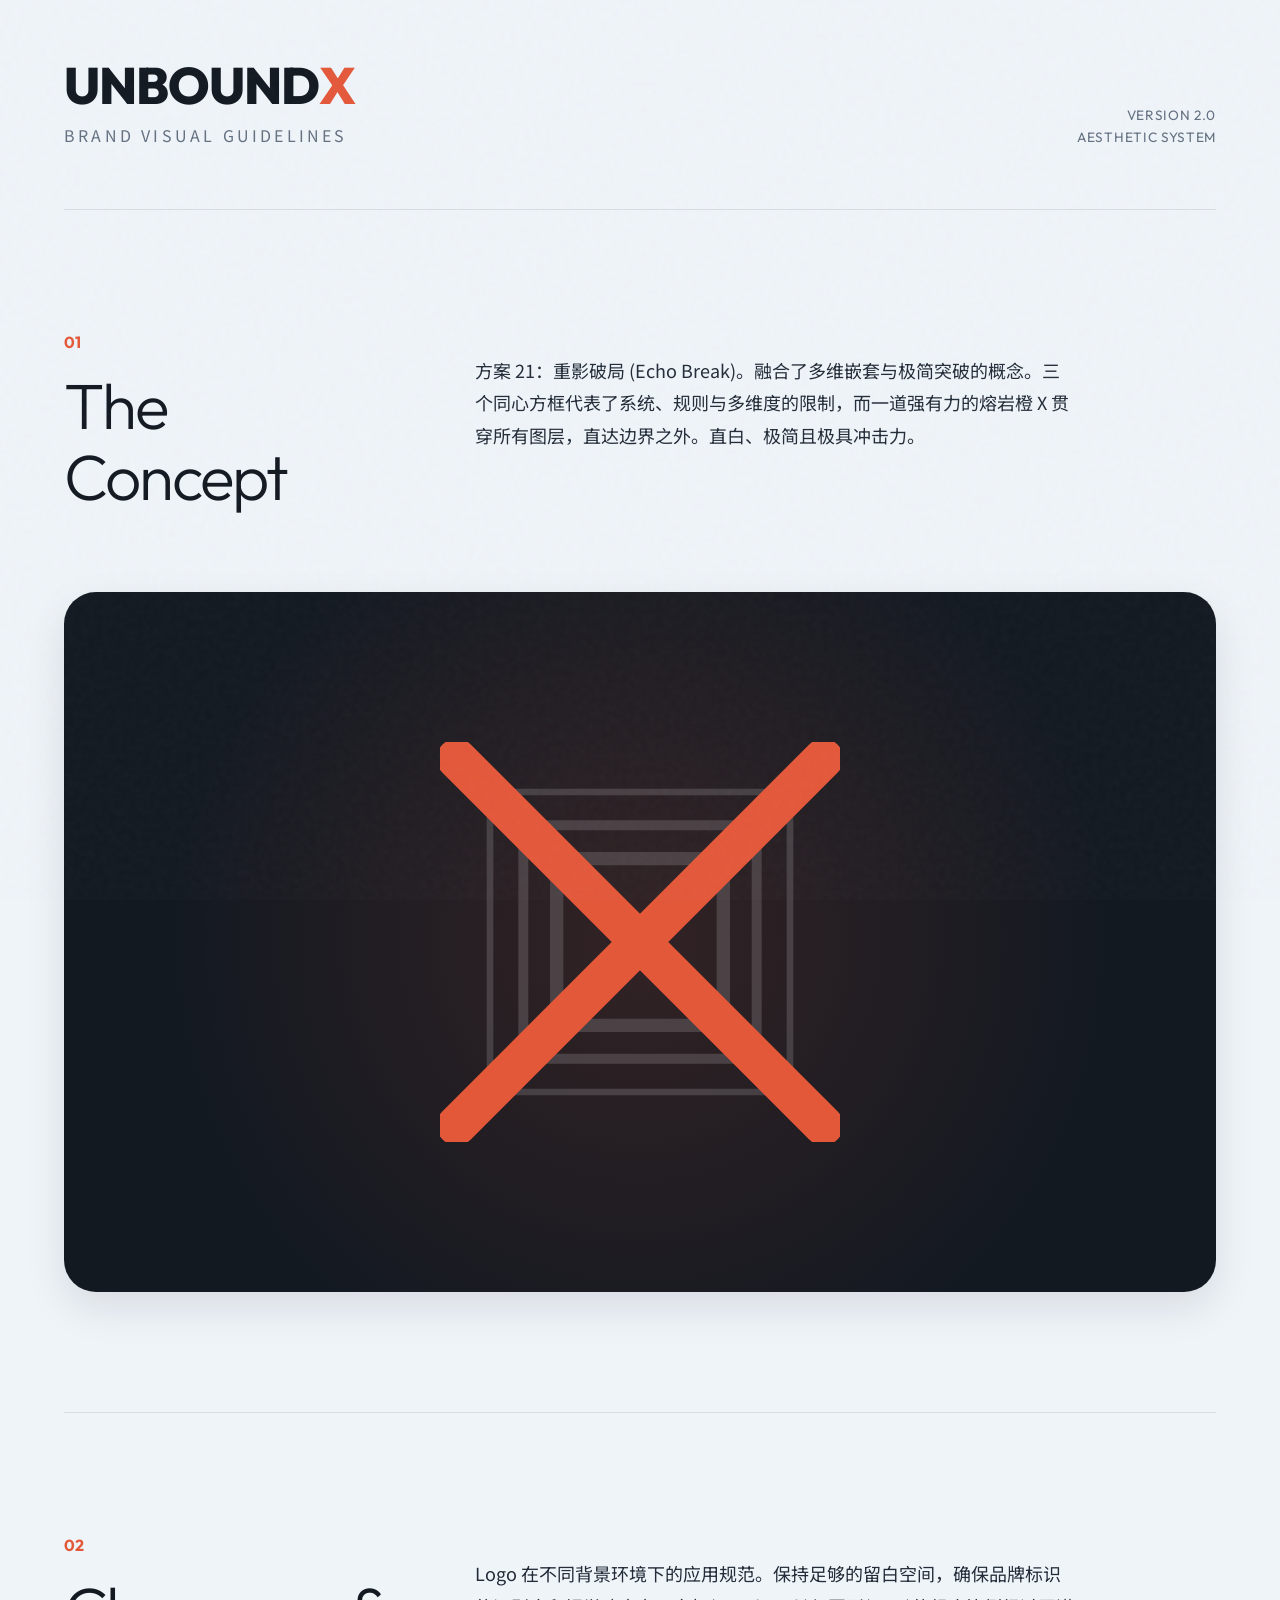
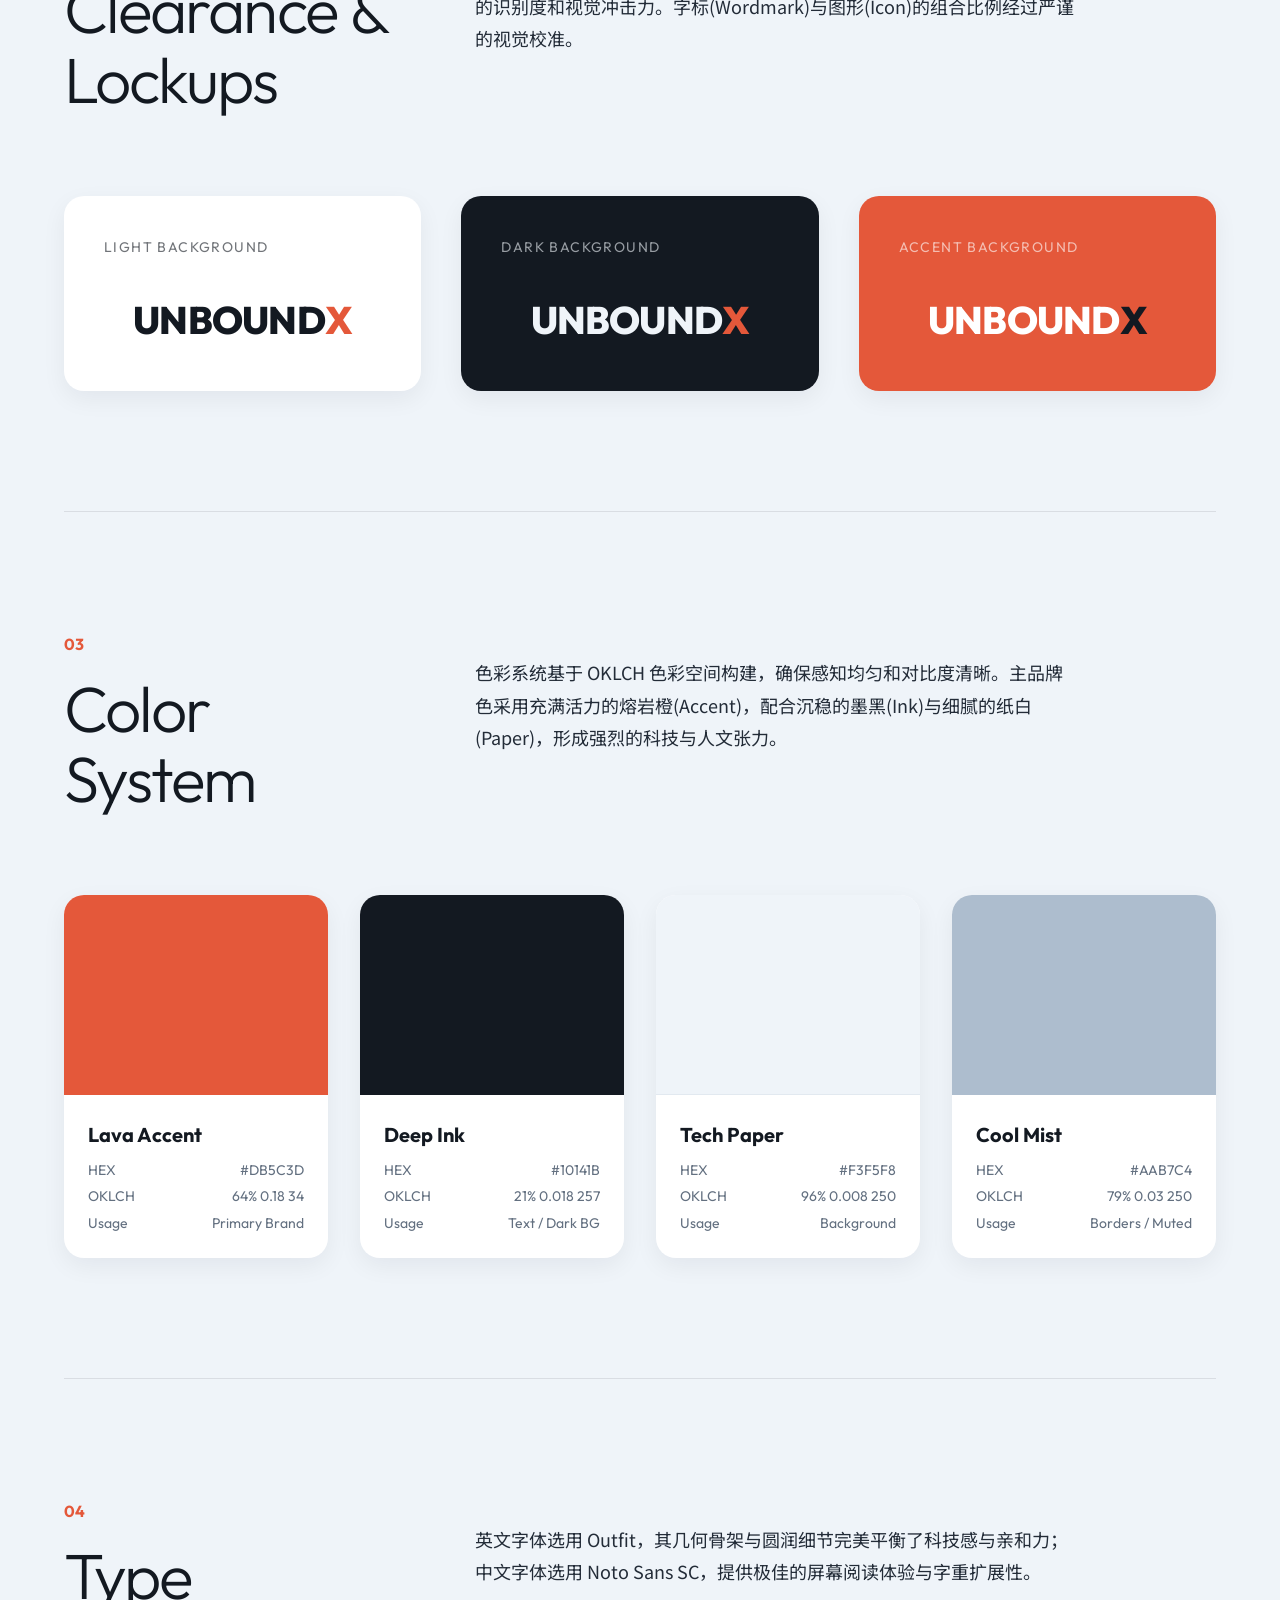
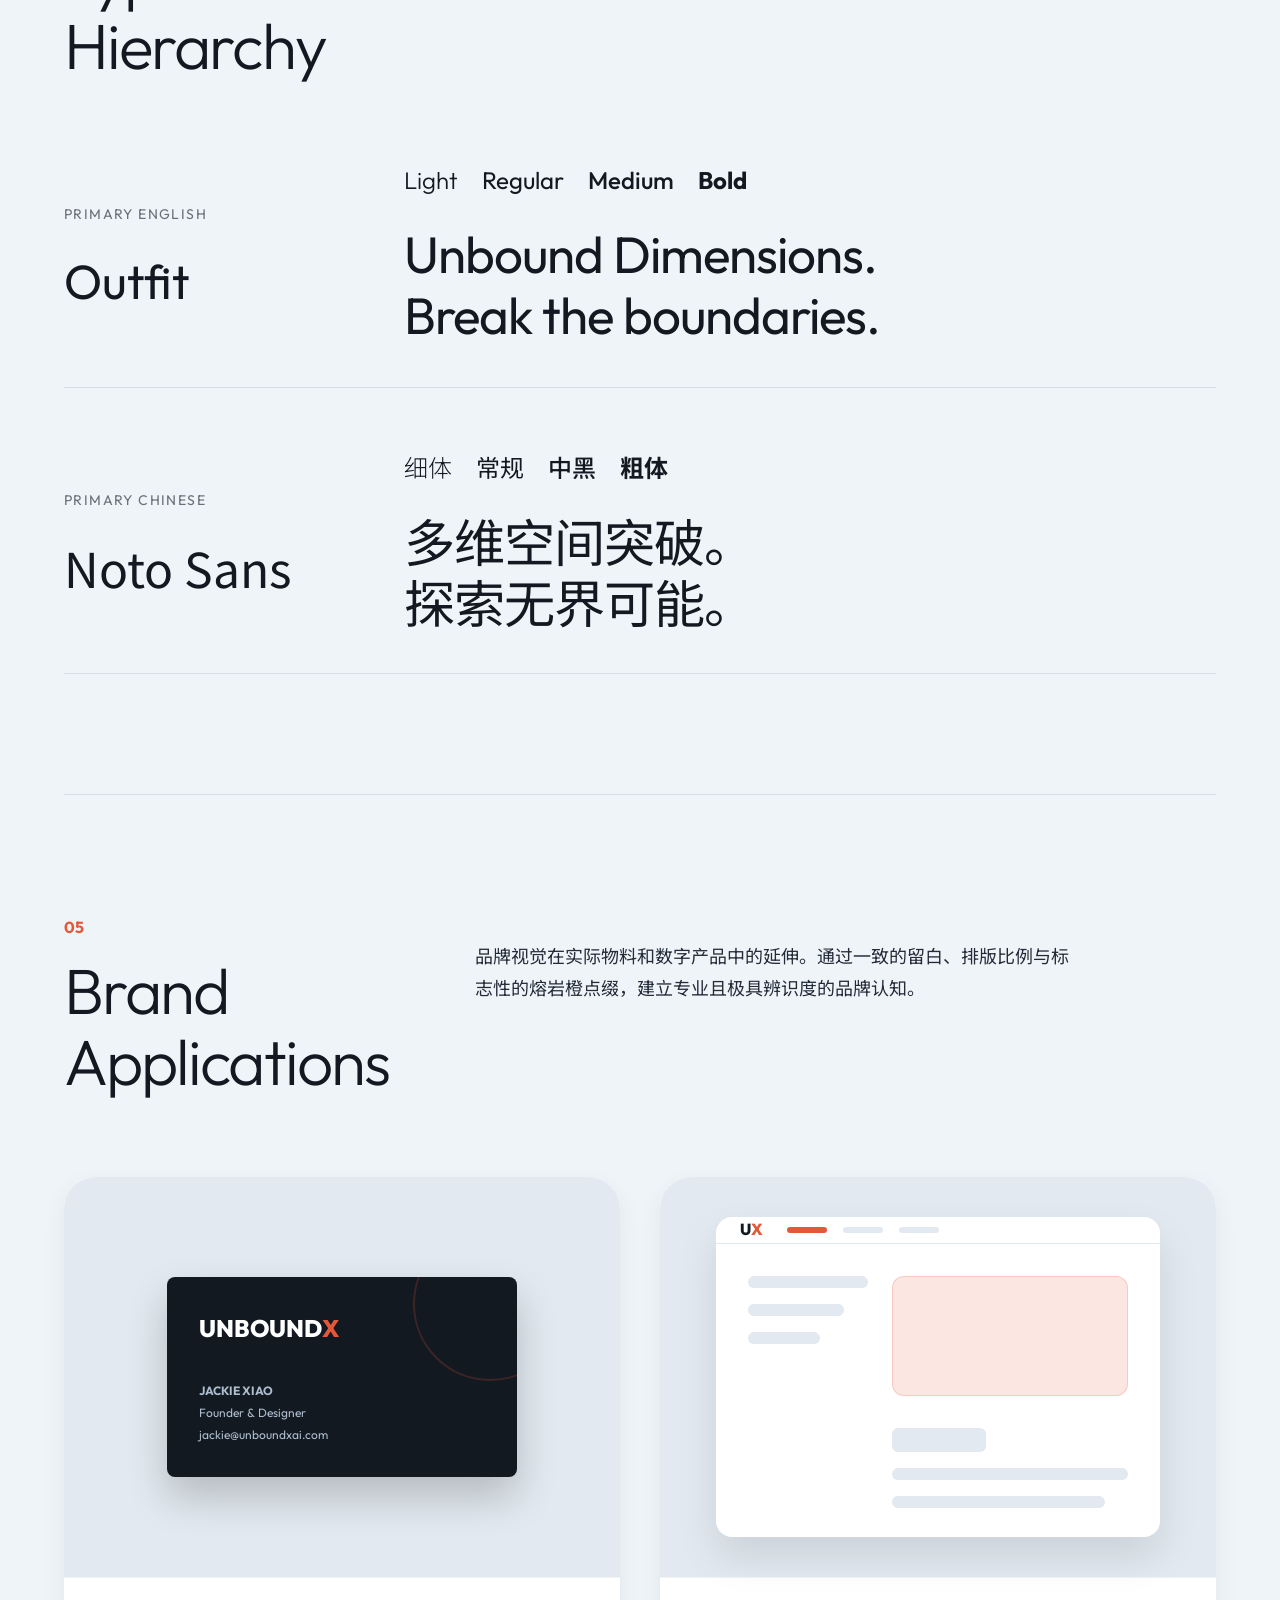
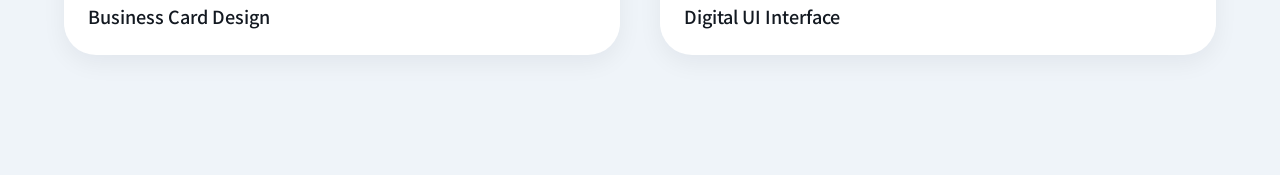
<file: archive/history/unboundx-brand-guidelines-v2.html>
<!doctype html>
<html lang="zh-CN">
  <head>
    <meta charset="utf-8" />
    <meta name="viewport" content="width=device-width, initial-scale=1" />
    <title>UNBOUNDX · 品牌视觉规范 (多维空间突破版)</title>
    <link rel="preconnect" href="https://fonts.googleapis.com" />
    <link rel="preconnect" href="https://fonts.gstatic.com" crossorigin />
    <link
      href="https://fonts.googleapis.com/css2?family=Outfit:wght@300;400;500;700;800&family=Noto+Sans+SC:wght@300;400;500;700&display=swap"
      rel="stylesheet"
    />
    <style>
      :root {
        /* Color Palette from index.html */
        --paper: oklch(0.965 0.008 250);
        --paper-deep: oklch(0.93 0.012 250);
        --ink: oklch(0.21 0.018 257);
        --ink-soft: oklch(0.29 0.025 256);
        --mist: oklch(0.79 0.03 250);
        --muted: oklch(0.54 0.03 255);
        --accent: oklch(0.64 0.18 34);      /* #db5c3d */
        --accent-soft: oklch(0.84 0.06 34); /* #f2c4b7 */
        --accent-glow: oklch(0.64 0.18 34 / 0.15);
        
        --font-en: "Outfit", sans-serif;
        --font-cn: "Noto Sans SC", sans-serif;
        
        --radius-lg: 32px;
        --radius-md: 20px;
        --radius-sm: 12px;
        
        --shadow-subtle: 0 8px 24px rgba(16, 20, 27, 0.06);
        --shadow-hover: 0 16px 40px rgba(16, 20, 27, 0.1);
        
        --max-width: 1440px;
      }

      * {
        box-sizing: border-box;
        margin: 0;
        padding: 0;
      }

      body {
        font-family: var(--font-cn);
        background-color: var(--paper);
        color: var(--ink);
        line-height: 1.6;
        -webkit-font-smoothing: antialiased;
        overflow-x: hidden;
      }

      /* Noise overlay for texture */
      body::before {
        content: "";
        position: fixed;
        inset: 0;
        background-image: url("data:image/svg+xml,%3Csvg viewBox='0 0 200 200' xmlns='http://www.w3.org/2000/svg'%3E%3Cfilter id='noiseFilter'%3E%3CfeTurbulence type='fractalNoise' baseFrequency='0.65' numOctaves='3' stitchTiles='stitch'/%3E%3C/filter%3E%3Crect width='100%25' height='100%25' filter='url(%23noiseFilter)' opacity='0.03'/%3E%3C/svg%3E");
        pointer-events: none;
        z-index: 50;
      }

      .container {
        max-width: var(--max-width);
        margin: 0 auto;
        padding: 0 5vw;
        position: relative;
        z-index: 1;
      }

      /* Layout */
      header {
        padding: 60px 0;
        border-bottom: 1px solid color-mix(in oklch, var(--ink) 10%, transparent);
      }

      .header-content {
        display: flex;
        justify-content: space-between;
        align-items: flex-end;
      }

      .brand-title {
        font-family: var(--font-en);
        font-size: clamp(2rem, 4vw, 3.5rem);
        font-weight: 800;
        letter-spacing: -0.02em;
        line-height: 1;
        text-transform: uppercase;
      }
      
      .brand-title span {
        color: var(--accent);
      }

      .brand-subtitle {
        font-size: 1rem;
        color: var(--muted);
        letter-spacing: 0.2em;
        text-transform: uppercase;
        margin-top: 12px;
      }

      .meta-info {
        text-align: right;
        font-family: var(--font-en);
        font-size: 0.85rem;
        color: var(--muted);
        letter-spacing: 0.05em;
      }

      section {
        padding: 120px 0;
        position: relative;
      }

      section:not(:last-child) {
        border-bottom: 1px solid color-mix(in oklch, var(--ink) 10%, transparent);
      }

      .section-header {
        display: grid;
        grid-template-columns: 1fr 2fr;
        gap: 40px;
        margin-bottom: 80px;
      }

      .section-num {
        font-family: var(--font-en);
        font-size: 1rem;
        font-weight: 700;
        color: var(--accent);
        margin-bottom: 16px;
      }

      .section-title {
        font-family: var(--font-en);
        font-size: clamp(2.5rem, 5vw, 4.5rem);
        font-weight: 300;
        letter-spacing: -0.03em;
        line-height: 1.1;
      }

      .section-desc {
        font-size: 1.125rem;
        color: var(--ink-soft);
        max-width: 600px;
        margin-top: 24px;
        line-height: 1.8;
      }

      /* Logo Display Stage */
      .logo-stage {
        background: var(--ink);
        border-radius: var(--radius-lg);
        padding: clamp(40px, 8vw, 120px);
        display: flex;
        flex-direction: column;
        align-items: center;
        justify-content: center;
        min-height: 700px;
        position: relative;
        overflow: hidden;
        box-shadow: var(--shadow-hover);
      }

      .logo-stage::before {
        content: "";
        position: absolute;
        inset: 0;
        background: radial-gradient(circle at center, var(--accent-glow) 0%, transparent 70%);
      }

      .hero-logo-svg {
        position: relative;
        z-index: 2;
        width: clamp(280px, 40vw, 400px);
        height: clamp(280px, 40vw, 400px);
      }

      /* Logo Animations */
      .layer-1 { animation: pulseLayer 4s ease-in-out infinite; }
      .layer-2 { animation: pulseLayer 4s ease-in-out 1s infinite; }
      .layer-3 { animation: pulseLayer 4s ease-in-out 2s infinite; }
      .center-x { animation: floatX 6s ease-in-out infinite; transform-origin: 60px 60px; }
      
      .hover-trigger:hover .layer-1 { transform: scale(1.05); stroke-width: 4px; stroke: var(--accent); opacity: 0.8; transition: all 0.4s ease; }
      .hover-trigger:hover .layer-2 { transform: scale(1.1); stroke-width: 3px; stroke: var(--accent); opacity: 0.6; transition: all 0.4s ease 0.1s; }
      .hover-trigger:hover .layer-3 { transform: scale(1.15); stroke-width: 2px; stroke: var(--accent); opacity: 0.4; transition: all 0.4s ease 0.2s; }
      .hover-trigger:hover .center-x { transform: scale(1.1) rotate(90deg); fill: #fff; transition: all 0.6s cubic-bezier(0.175, 0.885, 0.32, 1.275); }
      
      .hover-trigger * { transition: all 0.4s ease; transform-origin: center; }

      @keyframes pulseLayer {
        0%, 100% { opacity: 0.15; }
        50% { opacity: 0.5; }
      }
      @keyframes floatX {
        0%, 100% { transform: translateY(0); }
        50% { transform: translateY(-4px); }
      }

      /* Grid Layouts */
      .grid-2 { display: grid; grid-template-columns: repeat(2, 1fr); gap: 40px; }
      .grid-3 { display: grid; grid-template-columns: repeat(3, 1fr); gap: 40px; }
      .grid-4 { display: grid; grid-template-columns: repeat(4, 1fr); gap: 32px; }

      /* Cards */
      .showcase-card {
        background: #fff;
        border-radius: var(--radius-md);
        padding: 40px;
        box-shadow: var(--shadow-subtle);
        transition: transform 0.3s ease, box-shadow 0.3s ease;
        height: 100%;
        display: flex;
        flex-direction: column;
      }
      
      .showcase-card:hover {
        transform: translateY(-8px);
        box-shadow: var(--shadow-hover);
      }

      .card-dark {
        background: var(--ink);
        color: var(--paper);
      }
      
      .card-accent {
        background: var(--accent);
        color: #fff;
      }

      .card-label {
        font-family: var(--font-en);
        font-size: 0.875rem;
        text-transform: uppercase;
        letter-spacing: 0.1em;
        margin-bottom: 32px;
        opacity: 0.6;
      }

      .logo-lockup {
        flex: 1;
        display: flex;
        align-items: center;
        justify-content: center;
      }

      .wordmark {
        font-family: var(--font-en);
        font-weight: 800;
        font-size: clamp(1.5rem, 3vw, 2.5rem);
        letter-spacing: -0.02em;
      }
      .wordmark span { color: var(--accent); }
      .card-accent .wordmark span { color: var(--ink); }

      /* Color System */
      .color-swatch {
        border-radius: var(--radius-md);
        overflow: hidden;
        background: #fff;
        box-shadow: var(--shadow-subtle);
      }

      .color-fill {
        height: 200px;
        width: 100%;
      }

      .color-info {
        padding: 24px;
      }

      .color-name {
        font-family: var(--font-en);
        font-size: 1.25rem;
        font-weight: 700;
        margin-bottom: 8px;
      }

      .color-codes {
        display: flex;
        flex-direction: column;
        gap: 4px;
        font-family: var(--font-en);
        font-size: 0.875rem;
        color: var(--muted);
      }
      
      .color-codes div {
        display: flex;
        justify-content: space-between;
      }

      /* Typography */
      .type-showcase {
        display: flex;
        flex-direction: column;
        gap: 60px;
      }

      .type-row {
        display: grid;
        grid-template-columns: 300px 1fr;
        gap: 40px;
        align-items: center;
        padding-bottom: 40px;
        border-bottom: 1px solid color-mix(in oklch, var(--ink) 10%, transparent);
      }

      .type-name {
        font-size: 3rem;
        line-height: 1;
      }

      .font-en { font-family: var(--font-en); }
      .font-cn { font-family: var(--font-cn); }

      .type-weights {
        display: flex;
        gap: 24px;
        font-size: 1.5rem;
      }

      .type-specimen {
        font-size: clamp(2rem, 4vw, 4rem);
        line-height: 1.2;
        letter-spacing: -0.02em;
      }

      /* Applications */
      .app-grid {
        display: grid;
        grid-template-columns: 1fr 1fr;
        gap: 40px;
      }

      .app-item {
        border-radius: var(--radius-lg);
        overflow: hidden;
        background: #fff;
        box-shadow: var(--shadow-subtle);
      }

      .app-image-placeholder {
        background: var(--paper-deep);
        height: 400px;
        display: flex;
        align-items: center;
        justify-content: center;
        position: relative;
      }
      
      .business-card {
        width: 350px;
        height: 200px;
        background: var(--ink);
        border-radius: 8px;
        padding: 32px;
        display: flex;
        flex-direction: column;
        justify-content: space-between;
        box-shadow: 0 20px 40px rgba(0,0,0,0.2);
        position: relative;
        overflow: hidden;
      }

      .business-card::before {
        content: '';
        position: absolute;
        top: -50px;
        right: -50px;
        width: 150px;
        height: 150px;
        border: 2px solid var(--accent);
        border-radius: 50%;
        opacity: 0.2;
      }

      .bc-logo {
        color: #fff;
        font-family: var(--font-en);
        font-weight: 800;
        font-size: 1.5rem;
      }
      .bc-logo span { color: var(--accent); }
      
      .bc-info {
        color: var(--mist);
        font-family: var(--font-en);
        font-size: 0.75rem;
        line-height: 1.8;
      }

      .ui-mockup {
        width: 80%;
        height: 80%;
        background: #fff;
        border-radius: 16px;
        box-shadow: 0 20px 40px rgba(0,0,0,0.1);
        display: flex;
        flex-direction: column;
        overflow: hidden;
      }

      .ui-header {
        height: 60px;
        border-bottom: 1px solid var(--paper-deep);
        display: flex;
        align-items: center;
        padding: 0 24px;
        gap: 24px;
      }

      .ui-nav {
        display: flex;
        gap: 16px;
      }

      .ui-nav-item {
        width: 40px;
        height: 6px;
        background: var(--paper-deep);
        border-radius: 4px;
      }

      .ui-nav-item.active { background: var(--accent); }

      .ui-body {
        padding: 32px;
        display: flex;
        gap: 24px;
      }

      .ui-sidebar {
        width: 120px;
        display: flex;
        flex-direction: column;
        gap: 16px;
      }

      .ui-block {
        height: 12px;
        background: var(--paper-deep);
        border-radius: 6px;
      }

      .ui-content {
        flex: 1;
        display: flex;
        flex-direction: column;
        gap: 16px;
      }
      
      .ui-hero {
        height: 120px;
        background: var(--accent-glow);
        border-radius: 12px;
        border: 1px solid color-mix(in oklch, var(--accent) 20%, transparent);
      }

      .app-caption {
        padding: 24px;
        font-size: 1.125rem;
        font-weight: 500;
        border-top: 1px solid color-mix(in oklch, var(--ink) 5%, transparent);
      }

      @media (max-width: 1024px) {
        .section-header { grid-template-columns: 1fr; gap: 16px; }
        .grid-3, .grid-4, .app-grid { grid-template-columns: repeat(2, 1fr); }
        .type-row { grid-template-columns: 1fr; gap: 16px; }
      }

      @media (max-width: 768px) {
        .grid-2, .grid-3, .grid-4, .app-grid { grid-template-columns: 1fr; }
        .type-weights { flex-wrap: wrap; }
      }
    </style>
  </head>
  <body>
    <div class="container">
      <header>
        <div class="header-content">
          <div>
            <div class="brand-title">UNBOUND<span>X</span></div>
            <div class="brand-subtitle">Brand Visual Guidelines</div>
          </div>
          <div class="meta-info">
            <div>VERSION 2.0</div>
            <div>AESTHETIC SYSTEM</div>
          </div>
        </div>
      </header>

      <!-- Section 1: The Logo Concept -->
      <section id="logo">
        <div class="section-header">
          <div>
            <div class="section-num">01</div>
            <h2 class="section-title">The<br>Concept</h2>
          </div>
          <div class="section-desc">
            方案 21：重影破局 (Echo Break)。融合了多维嵌套与极简突破的概念。三个同心方框代表了系统、规则与多维度的限制，而一道强有力的熔岩橙 X 贯穿所有图层，直达边界之外。直白、极简且极具冲击力。
          </div>
        </div>

        <div class="logo-stage">
          <svg class="hero-logo-svg" viewBox="0 0 120 120">
            <g class="layer-1" transform-origin="60 60"><rect x="15" y="15" width="90" height="90" fill="none" stroke="rgba(255,255,255,0.15)" stroke-width="2" rx="4" /></g>
            <g class="layer-2" transform-origin="60 60"><rect x="25" y="25" width="70" height="70" fill="none" stroke="rgba(255,255,255,0.15)" stroke-width="3" rx="4" /></g>
            <g class="layer-3" transform-origin="60 60"><rect x="35" y="35" width="50" height="50" fill="none" stroke="rgba(255,255,255,0.15)" stroke-width="4" rx="4" /></g>
            
            <!-- X Breaking out -->
            <path class="center-x" d="M 5 5 L 115 115 M 115 5 L 5 115" stroke="var(--accent)" stroke-width="12" stroke-linecap="round" />
          </svg>
        </div>
      </section>

      <!-- Section 2: Logo Variants -->
      <section id="variants">
        <div class="section-header">
          <div>
            <div class="section-num">02</div>
            <h2 class="section-title">Clearance &<br>Lockups</h2>
          </div>
          <div class="section-desc">
            Logo 在不同背景环境下的应用规范。保持足够的留白空间，确保品牌标识的识别度和视觉冲击力。字标(Wordmark)与图形(Icon)的组合比例经过严谨的视觉校准。
          </div>
        </div>

        <div class="grid-3">
          <div class="showcase-card">
            <div class="card-label">Light Background</div>
            <div class="logo-lockup">
              <div class="wordmark">UNBOUND<span>X</span></div>
            </div>
          </div>
          
          <div class="showcase-card card-dark">
            <div class="card-label">Dark Background</div>
            <div class="logo-lockup">
              <div class="wordmark">UNBOUND<span>X</span></div>
            </div>
          </div>

          <div class="showcase-card card-accent">
            <div class="card-label">Accent Background</div>
            <div class="logo-lockup">
              <div class="wordmark">UNBOUND<span>X</span></div>
            </div>
          </div>
        </div>
      </section>

      <!-- Section 3: Colors -->
      <section id="colors">
        <div class="section-header">
          <div>
            <div class="section-num">03</div>
            <h2 class="section-title">Color<br>System</h2>
          </div>
          <div class="section-desc">
            色彩系统基于 OKLCH 色彩空间构建，确保感知均匀和对比度清晰。主品牌色采用充满活力的熔岩橙(Accent)，配合沉稳的墨黑(Ink)与细腻的纸白(Paper)，形成强烈的科技与人文张力。
          </div>
        </div>

        <div class="grid-4">
          <!-- Accent -->
          <div class="color-swatch">
            <div class="color-fill" style="background: var(--accent)"></div>
            <div class="color-info">
              <div class="color-name">Lava Accent</div>
              <div class="color-codes">
                <div><span>HEX</span><span>#DB5C3D</span></div>
                <div><span>OKLCH</span><span>64% 0.18 34</span></div>
                <div><span>Usage</span><span>Primary Brand</span></div>
              </div>
            </div>
          </div>

          <!-- Ink -->
          <div class="color-swatch">
            <div class="color-fill" style="background: var(--ink)"></div>
            <div class="color-info">
              <div class="color-name">Deep Ink</div>
              <div class="color-codes">
                <div><span>HEX</span><span>#10141B</span></div>
                <div><span>OKLCH</span><span>21% 0.018 257</span></div>
                <div><span>Usage</span><span>Text / Dark BG</span></div>
              </div>
            </div>
          </div>

          <!-- Paper -->
          <div class="color-swatch">
            <div class="color-fill" style="background: var(--paper); border-bottom: 1px solid var(--paper-deep);"></div>
            <div class="color-info">
              <div class="color-name">Tech Paper</div>
              <div class="color-codes">
                <div><span>HEX</span><span>#F3F5F8</span></div>
                <div><span>OKLCH</span><span>96% 0.008 250</span></div>
                <div><span>Usage</span><span>Background</span></div>
              </div>
            </div>
          </div>

          <!-- Mist -->
          <div class="color-swatch">
            <div class="color-fill" style="background: var(--mist)"></div>
            <div class="color-info">
              <div class="color-name">Cool Mist</div>
              <div class="color-codes">
                <div><span>HEX</span><span>#AAB7C4</span></div>
                <div><span>OKLCH</span><span>79% 0.03 250</span></div>
                <div><span>Usage</span><span>Borders / Muted</span></div>
              </div>
            </div>
          </div>
        </div>
      </section>

      <!-- Section 4: Typography -->
      <section id="typography">
        <div class="section-header">
          <div>
            <div class="section-num">04</div>
            <h2 class="section-title">Type<br>Hierarchy</h2>
          </div>
          <div class="section-desc">
            英文字体选用 Outfit，其几何骨架与圆润细节完美平衡了科技感与亲和力；中文字体选用 Noto Sans SC，提供极佳的屏幕阅读体验与字重扩展性。
          </div>
        </div>

        <div class="type-showcase">
          <div class="type-row">
            <div>
              <div class="card-label">Primary English</div>
              <div class="type-name font-en">Outfit</div>
            </div>
            <div>
              <div class="type-weights font-en">
                <span style="font-weight: 300;">Light</span>
                <span style="font-weight: 400;">Regular</span>
                <span style="font-weight: 500;">Medium</span>
                <span style="font-weight: 700;">Bold</span>
              </div>
              <div class="type-specimen font-en" style="margin-top: 24px;">
                Unbound Dimensions.<br>Break the boundaries.
              </div>
            </div>
          </div>

          <div class="type-row">
            <div>
              <div class="card-label">Primary Chinese</div>
              <div class="type-name font-cn">Noto Sans</div>
            </div>
            <div>
              <div class="type-weights font-cn">
                <span style="font-weight: 300;">细体</span>
                <span style="font-weight: 400;">常规</span>
                <span style="font-weight: 500;">中黑</span>
                <span style="font-weight: 700;">粗体</span>
              </div>
              <div class="type-specimen font-cn" style="margin-top: 24px;">
                多维空间突破。<br>探索无界可能。
              </div>
            </div>
          </div>
        </div>
      </section>

      <!-- Section 5: Applications -->
      <section id="applications">
        <div class="section-header">
          <div>
            <div class="section-num">05</div>
            <h2 class="section-title">Brand<br>Applications</h2>
          </div>
          <div class="section-desc">
            品牌视觉在实际物料和数字产品中的延伸。通过一致的留白、排版比例与标志性的熔岩橙点缀，建立专业且极具辨识度的品牌认知。
          </div>
        </div>

        <div class="app-grid">
          <!-- Business Card -->
          <div class="app-item">
            <div class="app-image-placeholder">
              <div class="business-card">
                <div class="bc-logo">UNBOUND<span>X</span></div>
                <div class="bc-info">
                  <strong>JACKIE XIAO</strong><br>
                  Founder & Designer<br>
                  jackie@unboundxai.com
                </div>
              </div>
            </div>
            <div class="app-caption">Business Card Design</div>
          </div>

          <!-- UI Application -->
          <div class="app-item">
            <div class="app-image-placeholder">
              <div class="ui-mockup">
                <div class="ui-header">
                  <div class="bc-logo" style="color: var(--ink); font-size: 1rem;">U<span>X</span></div>
                  <div class="ui-nav">
                    <div class="ui-nav-item active"></div>
                    <div class="ui-nav-item"></div>
                    <div class="ui-nav-item"></div>
                  </div>
                </div>
                <div class="ui-body">
                  <div class="ui-sidebar">
                    <div class="ui-block" style="width: 100%;"></div>
                    <div class="ui-block" style="width: 80%;"></div>
                    <div class="ui-block" style="width: 60%;"></div>
                  </div>
                  <div class="ui-content">
                    <div class="ui-hero"></div>
                    <div class="ui-block" style="width: 40%; height: 24px; margin-top: 16px;"></div>
                    <div class="ui-block" style="width: 100%;"></div>
                    <div class="ui-block" style="width: 90%;"></div>
                  </div>
                </div>
              </div>
            </div>
            <div class="app-caption">Digital UI Interface</div>
          </div>
        </div>
      </section>
    </div>
  </body>
</html>
</file>
